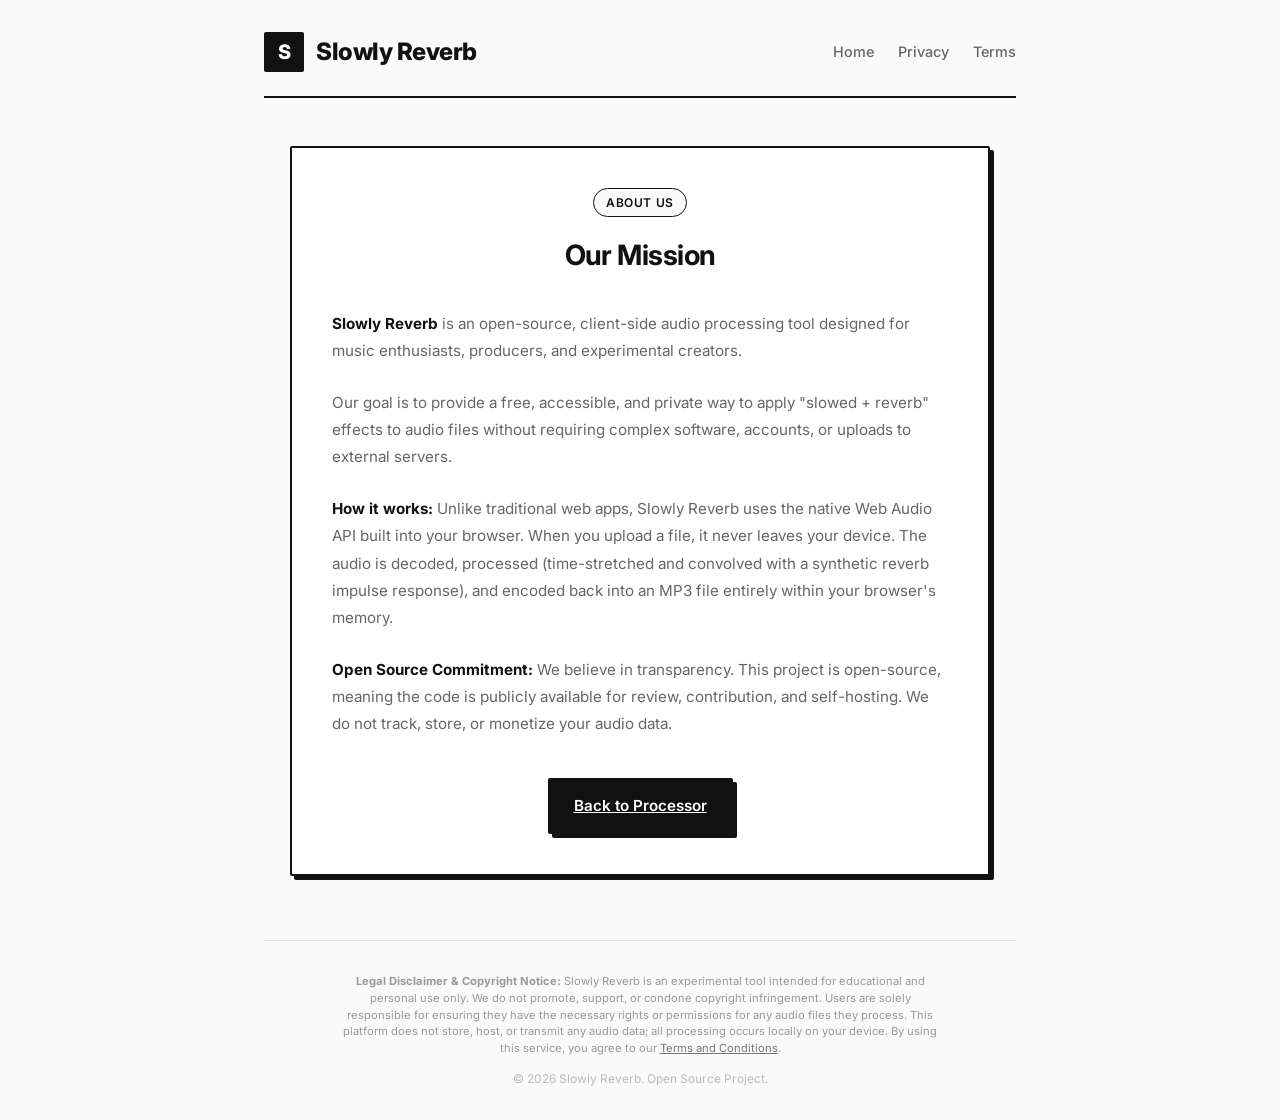
<file: about.html>
<!DOCTYPE html>
<html lang="en">
<head>
    <meta charset="UTF-8">
    <meta name="viewport" content="width=device-width, initial-scale=1.0">
    <title>About - Slowly Reverb</title>
    <link rel="stylesheet" href="style.css">
    <link href="https://fonts.googleapis.com/css2?family=Inter:wght@400;500;600;700;800&display=swap" rel="stylesheet">
</head>
<body>

    <div class="app-container">
        <header class="app-header">
            <div class="logo">
                <div class="logo-icon">S</div>
                <h1>Slowly Reverb</h1>
            </div>
            <nav class="nav-links">
                <a href="index.html">Home</a>
                <a href="privacy.html">Privacy</a>
                <a href="terms.html">Terms</a>
            </nav>
        </header>

        <main class="app-main">
            <section class="step-card active" style="max-width: 700px;">
                <div class="step-header">
                    <span class="step-badge">About Us</span>
                    <h2>Our Mission</h2>
                </div>
                
                <div style="text-align: left; color: var(--text-secondary); line-height: 1.8; font-size: 0.95rem;">
                    <p style="margin-bottom: 1.5rem;">
                        <strong style="color: var(--text-primary);">Slowly Reverb</strong> is an open-source, client-side audio processing tool designed for music enthusiasts, producers, and experimental creators. 
                    </p>
                    <p style="margin-bottom: 1.5rem;">
                        Our goal is to provide a free, accessible, and private way to apply "slowed + reverb" effects to audio files without requiring complex software, accounts, or uploads to external servers.
                    </p>
                    <p style="margin-bottom: 1.5rem;">
                        <strong style="color: var(--text-primary);">How it works:</strong> Unlike traditional web apps, Slowly Reverb uses the native Web Audio API built into your browser. When you upload a file, it never leaves your device. The audio is decoded, processed (time-stretched and convolved with a synthetic reverb impulse response), and encoded back into an MP3 file entirely within your browser's memory.
                    </p>
                    <p>
                        <strong style="color: var(--text-primary);">Open Source Commitment:</strong> We believe in transparency. This project is open-source, meaning the code is publicly available for review, contribution, and self-hosting. We do not track, store, or monetize your audio data.
                    </p>
                </div>

                <div class="step-actions" style="margin-top: 2.5rem;">
                    <a href="index.html" class="btn btn-primary">Back to Processor</a>
                </div>
            </section>
        </main>

        <footer class="app-footer">
            <p class="legal-text">
                <strong>Legal Disclaimer & Copyright Notice:</strong> Slowly Reverb is an experimental tool intended for educational and personal use only. We do not promote, support, or condone copyright infringement. Users are solely responsible for ensuring they have the necessary rights or permissions for any audio files they process. This platform does not store, host, or transmit any audio data; all processing occurs locally on your device. By using this service, you agree to our <a href="terms.html">Terms and Conditions</a>.
            </p>
            <p class="copyright-text">&copy; 2026 Slowly Reverb. Open Source Project.</p>
        </footer>
    </div>

</body>
</html>
</file>
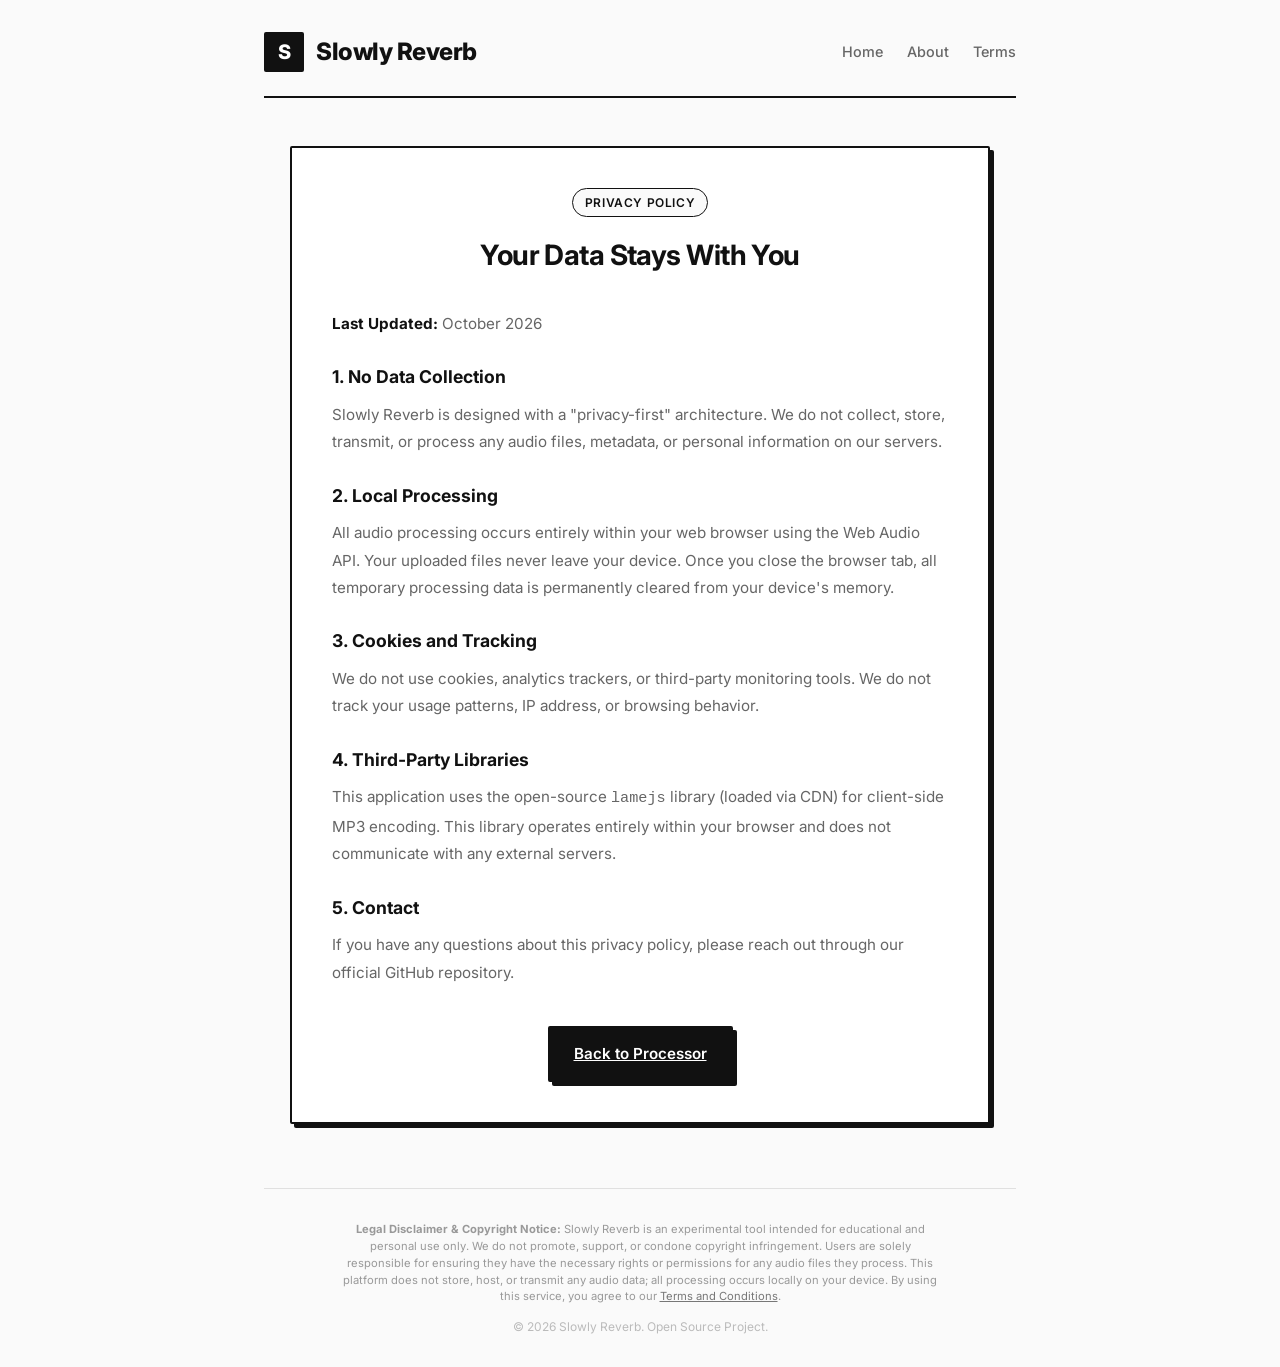
<file: privacy.html>
<!DOCTYPE html>
<html lang="en">
<head>
    <meta charset="UTF-8">
    <meta name="viewport" content="width=device-width, initial-scale=1.0">
    <title>Privacy Policy - Slowly Reverb</title>
    <link rel="stylesheet" href="style.css">
    <link href="https://fonts.googleapis.com/css2?family=Inter:wght@400;500;600;700;800&display=swap" rel="stylesheet">
</head>
<body>

    <div class="app-container">
        <header class="app-header">
            <div class="logo">
                <div class="logo-icon">S</div>
                <h1>Slowly Reverb</h1>
            </div>
            <nav class="nav-links">
                <a href="index.html">Home</a>
                <a href="about.html">About</a>
                <a href="terms.html">Terms</a>
            </nav>
        </header>

        <main class="app-main">
            <section class="step-card active" style="max-width: 700px;">
                <div class="step-header">
                    <span class="step-badge">Privacy Policy</span>
                    <h2>Your Data Stays With You</h2>
                </div>
                
                <div style="text-align: left; color: var(--text-secondary); line-height: 1.8; font-size: 0.95rem;">
                    <p style="margin-bottom: 1.5rem;">
                        <strong style="color: var(--text-primary);">Last Updated:</strong> October 2026
                    </p>
                    
                    <h3 style="color: var(--text-primary); font-size: 1.1rem; margin: 1.5rem 0 0.5rem 0;">1. No Data Collection</h3>
                    <p style="margin-bottom: 1rem;">
                        Slowly Reverb is designed with a "privacy-first" architecture. We do not collect, store, transmit, or process any audio files, metadata, or personal information on our servers. 
                    </p>

                    <h3 style="color: var(--text-primary); font-size: 1.1rem; margin: 1.5rem 0 0.5rem 0;">2. Local Processing</h3>
                    <p style="margin-bottom: 1rem;">
                        All audio processing occurs entirely within your web browser using the Web Audio API. Your uploaded files never leave your device. Once you close the browser tab, all temporary processing data is permanently cleared from your device's memory.
                    </p>

                    <h3 style="color: var(--text-primary); font-size: 1.1rem; margin: 1.5rem 0 0.5rem 0;">3. Cookies and Tracking</h3>
                    <p style="margin-bottom: 1rem;">
                        We do not use cookies, analytics trackers, or third-party monitoring tools. We do not track your usage patterns, IP address, or browsing behavior.
                    </p>

                    <h3 style="color: var(--text-primary); font-size: 1.1rem; margin: 1.5rem 0 0.5rem 0;">4. Third-Party Libraries</h3>
                    <p style="margin-bottom: 1rem;">
                        This application uses the open-source <code>lamejs</code> library (loaded via CDN) for client-side MP3 encoding. This library operates entirely within your browser and does not communicate with any external servers.
                    </p>

                    <h3 style="color: var(--text-primary); font-size: 1.1rem; margin: 1.5rem 0 0.5rem 0;">5. Contact</h3>
                    <p>
                        If you have any questions about this privacy policy, please reach out through our official GitHub repository.
                    </p>
                </div>

                <div class="step-actions" style="margin-top: 2.5rem;">
                    <a href="index.html" class="btn btn-primary">Back to Processor</a>
                </div>
            </section>
        </main>

        <footer class="app-footer">
            <p class="legal-text">
                <strong>Legal Disclaimer & Copyright Notice:</strong> Slowly Reverb is an experimental tool intended for educational and personal use only. We do not promote, support, or condone copyright infringement. Users are solely responsible for ensuring they have the necessary rights or permissions for any audio files they process. This platform does not store, host, or transmit any audio data; all processing occurs locally on your device. By using this service, you agree to our <a href="terms.html">Terms and Conditions</a>.
            </p>
            <p class="copyright-text">&copy; 2026 Slowly Reverb. Open Source Project.</p>
        </footer>
    </div>

</body>
</html>
</file>
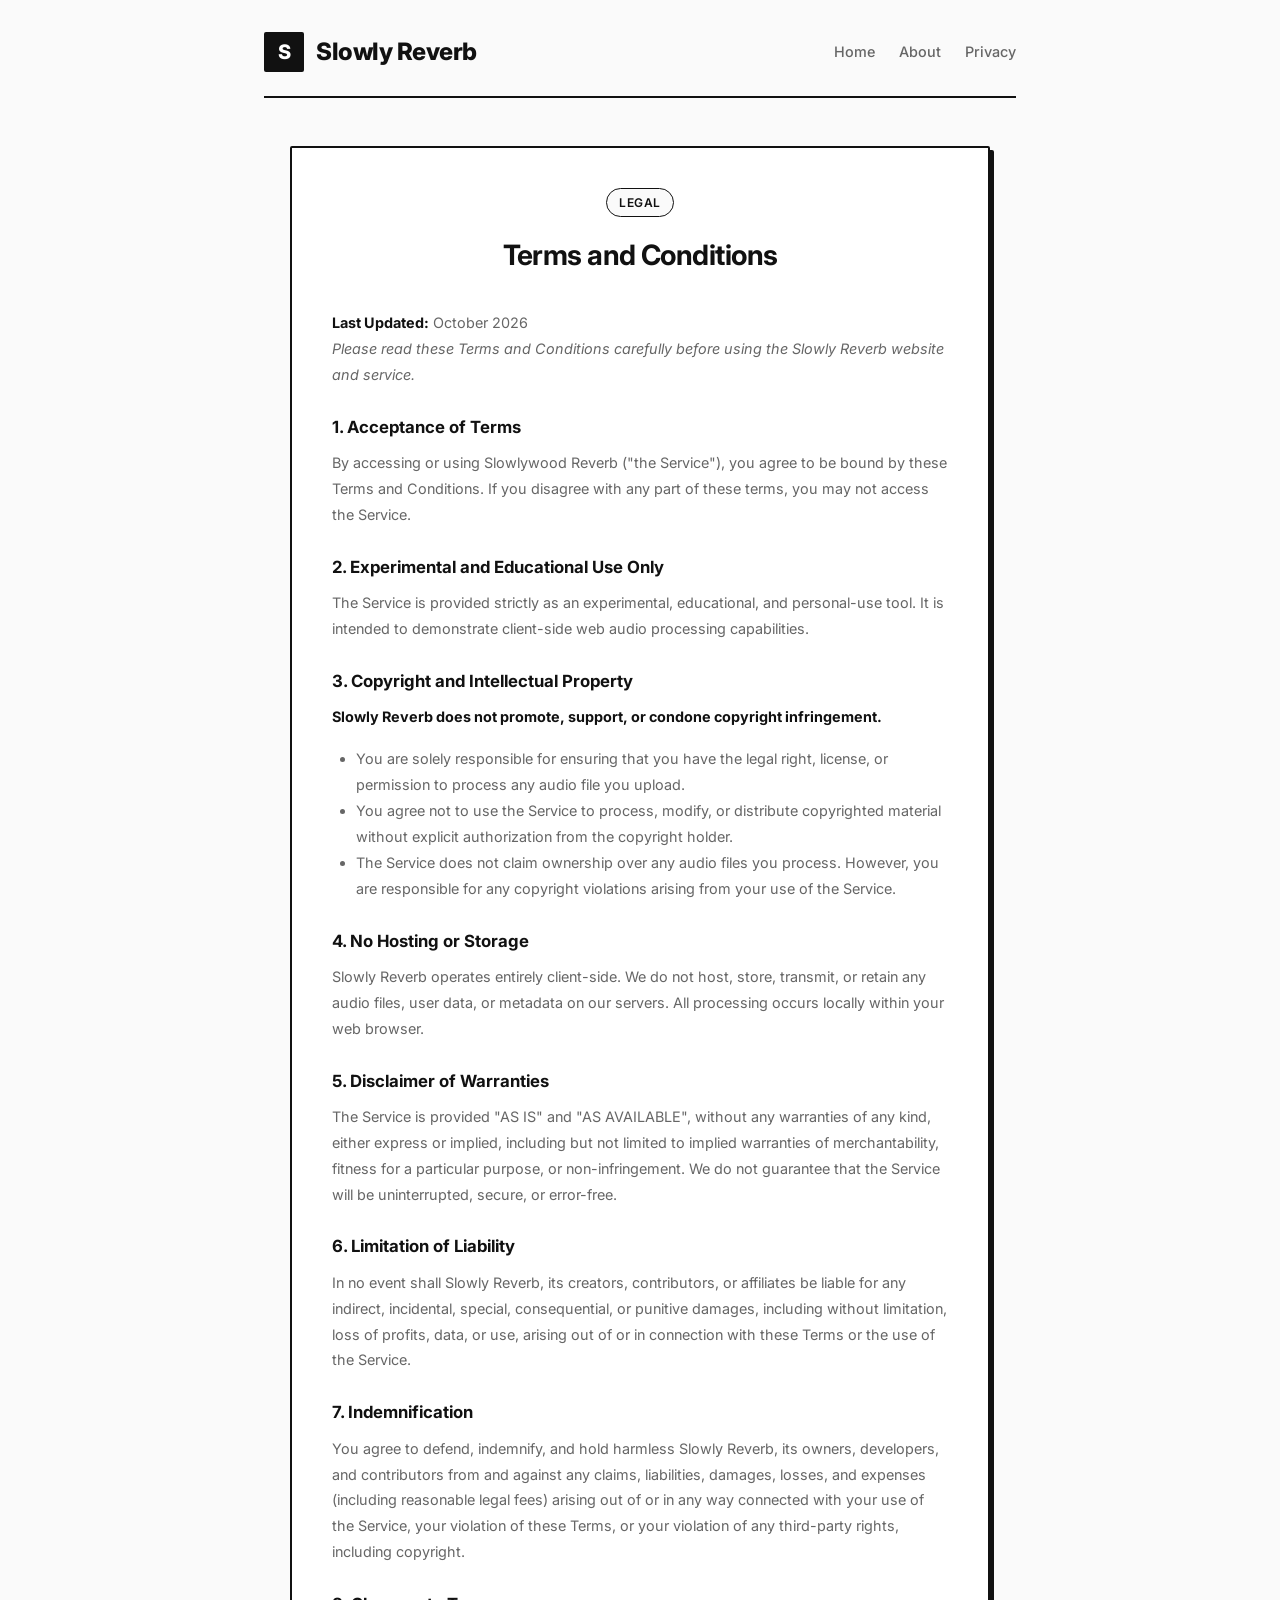
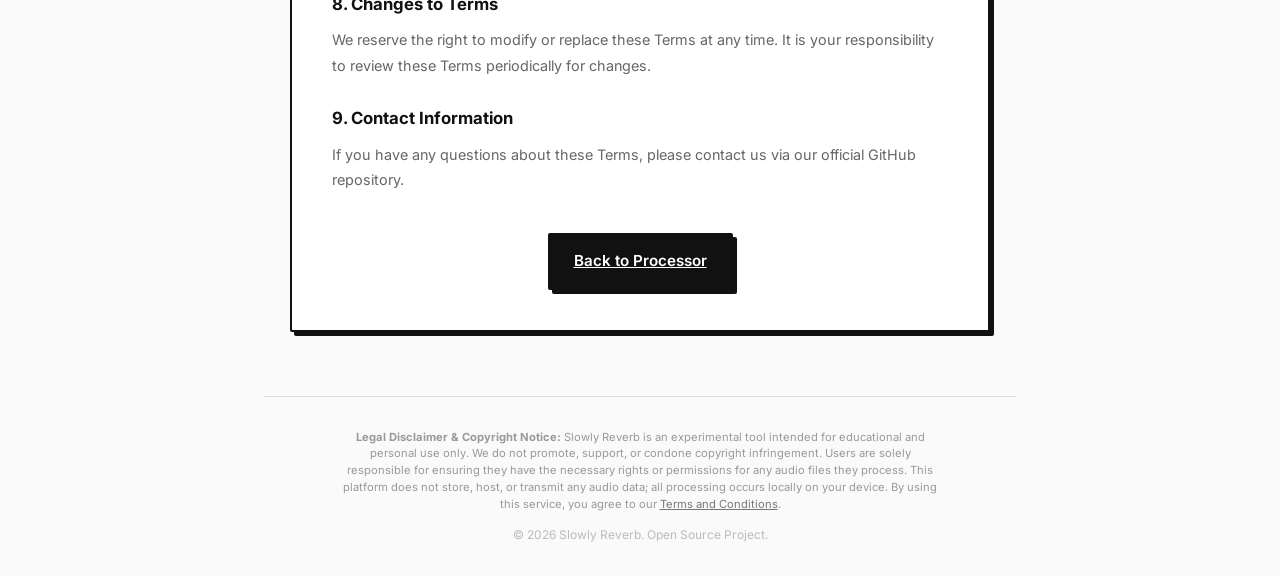
<file: terms.html>
<!DOCTYPE html>
<html lang="en">
<head>
    <meta charset="UTF-8">
    <meta name="viewport" content="width=device-width, initial-scale=1.0">
    <title>Terms and Conditions - Slowly Reverb</title>
    <link rel="stylesheet" href="style.css">
    <link href="https://fonts.googleapis.com/css2?family=Inter:wght@400;500;600;700;800&display=swap" rel="stylesheet">
</head>
<body>

    <div class="app-container">
        <header class="app-header">
            <div class="logo">
                <div class="logo-icon">S</div>
                <h1>Slowly Reverb</h1>
            </div>
            <nav class="nav-links">
                <a href="index.html">Home</a>
                <a href="about.html">About</a>
                <a href="privacy.html">Privacy</a>
            </nav>
        </header>

        <main class="app-main">
            <section class="step-card active" style="max-width: 700px;">
                <div class="step-header">
                    <span class="step-badge">Legal</span>
                    <h2>Terms and Conditions</h2>
                </div>
                
                <div style="text-align: left; color: var(--text-secondary); line-height: 1.8; font-size: 0.9rem;">
                    <p style="margin-bottom: 1.5rem;">
                        <strong style="color: var(--text-primary);">Last Updated:</strong> October 2026<br>
                        <em>Please read these Terms and Conditions carefully before using the Slowly Reverb website and service.</em>
                    </p>
                    
                    <h3 style="color: var(--text-primary); font-size: 1.05rem; margin: 1.5rem 0 0.5rem 0;">1. Acceptance of Terms</h3>
                    <p style="margin-bottom: 1rem;">
                        By accessing or using Slowlywood Reverb ("the Service"), you agree to be bound by these Terms and Conditions. If you disagree with any part of these terms, you may not access the Service.
                    </p>

                    <h3 style="color: var(--text-primary); font-size: 1.05rem; margin: 1.5rem 0 0.5rem 0;">2. Experimental and Educational Use Only</h3>
                    <p style="margin-bottom: 1rem;">
                        The Service is provided strictly as an experimental, educational, and personal-use tool. It is intended to demonstrate client-side web audio processing capabilities. 
                    </p>

                    <h3 style="color: var(--text-primary); font-size: 1.05rem; margin: 1.5rem 0 0.5rem 0;">3. Copyright and Intellectual Property</h3>
                    <p style="margin-bottom: 1rem;">
                        <strong style="color: var(--text-primary);">Slowly Reverb does not promote, support, or condone copyright infringement.</strong> 
                    </p>
                    <ul style="margin-left: 1.5rem; margin-bottom: 1rem;">
                        <li>You are solely responsible for ensuring that you have the legal right, license, or permission to process any audio file you upload.</li>
                        <li>You agree not to use the Service to process, modify, or distribute copyrighted material without explicit authorization from the copyright holder.</li>
                        <li>The Service does not claim ownership over any audio files you process. However, you are responsible for any copyright violations arising from your use of the Service.</li>
                    </ul>

                    <h3 style="color: var(--text-primary); font-size: 1.05rem; margin: 1.5rem 0 0.5rem 0;">4. No Hosting or Storage</h3>
                    <p style="margin-bottom: 1rem;">
                        Slowly Reverb operates entirely client-side. We do not host, store, transmit, or retain any audio files, user data, or metadata on our servers. All processing occurs locally within your web browser.
                    </p>

                    <h3 style="color: var(--text-primary); font-size: 1.05rem; margin: 1.5rem 0 0.5rem 0;">5. Disclaimer of Warranties</h3>
                    <p style="margin-bottom: 1rem;">
                        The Service is provided "AS IS" and "AS AVAILABLE", without any warranties of any kind, either express or implied, including but not limited to implied warranties of merchantability, fitness for a particular purpose, or non-infringement. We do not guarantee that the Service will be uninterrupted, secure, or error-free.
                    </p>

                    <h3 style="color: var(--text-primary); font-size: 1.05rem; margin: 1.5rem 0 0.5rem 0;">6. Limitation of Liability</h3>
                    <p style="margin-bottom: 1rem;">
                        In no event shall Slowly Reverb, its creators, contributors, or affiliates be liable for any indirect, incidental, special, consequential, or punitive damages, including without limitation, loss of profits, data, or use, arising out of or in connection with these Terms or the use of the Service.
                    </p>

                    <h3 style="color: var(--text-primary); font-size: 1.05rem; margin: 1.5rem 0 0.5rem 0;">7. Indemnification</h3>
                    <p style="margin-bottom: 1rem;">
                        You agree to defend, indemnify, and hold harmless Slowly Reverb, its owners, developers, and contributors from and against any claims, liabilities, damages, losses, and expenses (including reasonable legal fees) arising out of or in any way connected with your use of the Service, your violation of these Terms, or your violation of any third-party rights, including copyright.
                    </p>

                    <h3 style="color: var(--text-primary); font-size: 1.05rem; margin: 1.5rem 0 0.5rem 0;">8. Changes to Terms</h3>
                    <p style="margin-bottom: 1rem;">
                        We reserve the right to modify or replace these Terms at any time. It is your responsibility to review these Terms periodically for changes.
                    </p>

                    <h3 style="color: var(--text-primary); font-size: 1.05rem; margin: 1.5rem 0 0.5rem 0;">9. Contact Information</h3>
                    <p>
                        If you have any questions about these Terms, please contact us via our official GitHub repository.
                    </p>
                </div>

                <div class="step-actions" style="margin-top: 2.5rem;">
                    <a href="index.html" class="btn btn-primary">Back to Processor</a>
                </div>
            </section>
        </main>

        <footer class="app-footer">
            <p class="legal-text">
                <strong>Legal Disclaimer & Copyright Notice:</strong> Slowly Reverb is an experimental tool intended for educational and personal use only. We do not promote, support, or condone copyright infringement. Users are solely responsible for ensuring they have the necessary rights or permissions for any audio files they process. This platform does not store, host, or transmit any audio data; all processing occurs locally on your device. By using this service, you agree to our <a href="terms.html">Terms and Conditions</a>.
            </p>
            <p class="copyright-text">&copy; 2026 Slowly Reverb. Open Source Project.</p>
        </footer>
    </div>

</body>
</html>
</file>
<file: style.css>
/* Sharp Material UI & UX - Black & White Theme */
:root {
    --bg-color: #FAFAFA;
    --surface-color: #FFFFFF;
    --text-primary: #111111;
    --text-secondary: #666666;
    --border-color: #111111;
    --accent-color: #111111;
    --accent-text: #FFFFFF;
    --shadow-color: rgba(0, 0, 0, 0.15);
    --sharp-shadow: 4px 4px 0px #111111;
    --sharp-shadow-hover: 6px 6px 0px #111111;
    --radius: 2px;
}

* {
    margin: 0;
    padding: 0;
    box-sizing: border-box;
}

body {
    font-family: 'Inter', -apple-system, BlinkMacSystemFont, 'Segoe UI', Roboto, sans-serif;
    background-color: var(--bg-color);
    color: var(--text-primary);
    line-height: 1.6;
    min-height: 100vh;
    display: flex;
    flex-direction: column;
}

.app-container {
    max-width: 800px;
    margin: 0 auto;
    padding: 2rem 1.5rem;
    display: flex;
    flex-direction: column;
    min-height: 100vh;
    width: 100%;
}

/* Header */
.app-header {
    display: flex;
    justify-content: space-between;
    align-items: center;
    margin-bottom: 3rem;
    padding-bottom: 1.5rem;
    border-bottom: 2px solid var(--border-color);
}

.logo {
    display: flex;
    align-items: center;
    gap: 0.75rem;
}

.logo-icon {
    width: 40px;
    height: 40px;
    background-color: var(--accent-color);
    color: var(--accent-text);
    display: flex;
    align-items: center;
    justify-content: center;
    font-weight: 800;
    font-size: 1.25rem;
    border-radius: var(--radius);
}

.logo h1 {
    font-size: 1.5rem;
    font-weight: 800;
    letter-spacing: -0.02em;
}

.nav-links {
    display: flex;
    gap: 1.5rem;
}

.nav-links a {
    color: var(--text-secondary);
    text-decoration: none;
    font-weight: 500;
    font-size: 0.9rem;
    transition: color 0.2s ease;
}

.nav-links a:hover {
    color: var(--text-primary);
}

/* Main Content */
.app-main {
    flex: 1;
    display: flex;
    flex-direction: column;
    align-items: center;
}

.step-card {
    background-color: var(--surface-color);
    border: 2px solid var(--border-color);
    border-radius: var(--radius);
    box-shadow: var(--sharp-shadow);
    padding: 2.5rem;
    width: 100%;
    max-width: 600px;
    display: none;
    animation: slideIn 0.3s ease-out;
}

.step-card.active {
    display: block;
}

@keyframes slideIn {
    from {
        opacity: 0;
        transform: translateY(10px);
    }
    to {
        opacity: 1;
        transform: translateY(0);
    }
}

.step-header {
    text-align: center;
    margin-bottom: 2rem;
}

.step-badge {
    display: inline-block;
    background-color: var(--bg-color);
    border: 1px solid var(--border-color);
    padding: 0.25rem 0.75rem;
    border-radius: 999px;
    font-size: 0.75rem;
    font-weight: 600;
    text-transform: uppercase;
    letter-spacing: 0.05em;
    margin-bottom: 1rem;
}

.step-header h2 {
    font-size: 1.75rem;
    font-weight: 700;
    margin-bottom: 0.5rem;
    letter-spacing: -0.02em;
}

.step-header p {
    color: var(--text-secondary);
    font-size: 0.95rem;
}

/* Step 1: Upload */
.drop-zone {
    border: 2px dashed var(--border-color);
    border-radius: var(--radius);
    padding: 3rem 2rem;
    text-align: center;
    cursor: pointer;
    transition: all 0.2s ease;
    background-color: var(--bg-color);
}

.drop-zone:hover, .drop-zone.dragover {
    background-color: #EEEEEE;
    border-color: #000000;
    box-shadow: inset 0 0 0 2px #000000;
}

.drop-icon {
    color: var(--text-primary);
    margin-bottom: 1rem;
}

.drop-text {
    font-weight: 600;
    font-size: 1.1rem;
    margin-bottom: 0.25rem;
}

.drop-subtext {
    color: var(--text-secondary);
    font-size: 0.85rem;
}

/* Step 2: Preferences */
.track-info {
    display: flex;
    align-items: center;
    gap: 1rem;
    background-color: var(--bg-color);
    border: 1px solid var(--border-color);
    border-radius: var(--radius);
    padding: 1rem;
    margin-bottom: 2rem;
}

.track-icon {
    color: var(--text-primary);
}

.track-details {
    display: flex;
    flex-direction: column;
}

.track-name {
    font-weight: 600;
    font-size: 0.95rem;
    white-space: nowrap;
    overflow: hidden;
    text-overflow: ellipsis;
    max-width: 300px;
}

.track-size {
    color: var(--text-secondary);
    font-size: 0.8rem;
}

.controls-grid {
    display: flex;
    flex-direction: column;
    gap: 1.5rem;
    margin-bottom: 2rem;
}

.control-item {
    display: flex;
    flex-direction: column;
    gap: 0.75rem;
}

.control-label {
    display: flex;
    justify-content: space-between;
    font-weight: 600;
    font-size: 0.9rem;
}

.control-value {
    color: var(--text-secondary);
    font-weight: 500;
}

input[type="range"] {
    -webkit-appearance: none;
    appearance: none;
    width: 100%;
    height: 6px;
    background: #E0E0E0;
    border-radius: 3px;
    outline: none;
}

input[type="range"]::-webkit-slider-thumb {
    -webkit-appearance: none;
    appearance: none;
    width: 20px;
    height: 20px;
    background: var(--accent-color);
    border: 2px solid #FFFFFF;
    border-radius: 50%;
    cursor: pointer;
    box-shadow: 0 2px 4px rgba(0,0,0,0.2);
    transition: transform 0.1s ease;
}

input[type="range"]::-webkit-slider-thumb:hover {
    transform: scale(1.1);
}

input[type="range"]::-moz-range-thumb {
    width: 20px;
    height: 20px;
    background: var(--accent-color);
    border: 2px solid #FFFFFF;
    border-radius: 50%;
    cursor: pointer;
    box-shadow: 0 2px 4px rgba(0,0,0,0.2);
}

/* Step 3: Processing Animation */
.processing-visual {
    display: flex;
    flex-direction: column;
    align-items: center;
    gap: 2rem;
    padding: 2rem 0;
}

.waveform-container {
    display: flex;
    align-items: center;
    justify-content: center;
    gap: 6px;
    height: 60px;
}

.wave-bar {
    width: 8px;
    background-color: var(--accent-color);
    border-radius: 4px;
    animation: wave 1.2s ease-in-out infinite;
}

.wave-bar:nth-child(1) { height: 20%; animation-delay: 0s; }
.wave-bar:nth-child(2) { height: 40%; animation-delay: 0.1s; }
.wave-bar:nth-child(3) { height: 60%; animation-delay: 0.2s; }
.wave-bar:nth-child(4) { height: 80%; animation-delay: 0.3s; }
.wave-bar:nth-child(5) { height: 100%; animation-delay: 0.4s; }
.wave-bar:nth-child(6) { height: 60%; animation-delay: 0.5s; }
.wave-bar:nth-child(7) { height: 40%; animation-delay: 0.6s; }

@keyframes wave {
    0%, 100% { transform: scaleY(0.5); opacity: 0.5; }
    50% { transform: scaleY(1); opacity: 1; }
}

.processing-status {
    font-weight: 600;
    color: var(--text-secondary);
    font-size: 0.95rem;
    letter-spacing: 0.02em;
}

/* Step 4: Download */
.success-visual {
    text-align: center;
    margin-bottom: 2rem;
    padding: 1rem 0;
}

.success-icon {
    color: var(--accent-color);
    margin-bottom: 1rem;
    animation: popIn 0.4s cubic-bezier(0.175, 0.885, 0.32, 1.275);
}

@keyframes popIn {
    from { transform: scale(0); opacity: 0; }
    to { transform: scale(1); opacity: 1; }
}

.success-visual h3 {
    font-size: 1.25rem;
    font-weight: 700;
}

/* Buttons */
.step-actions {
    display: flex;
    gap: 1rem;
    justify-content: center;
    margin-top: 1rem;
}

.btn {
    padding: 0.875rem 1.5rem;
    border: 2px solid var(--border-color);
    border-radius: var(--radius);
    font-family: inherit;
    font-weight: 600;
    font-size: 0.95rem;
    cursor: pointer;
    transition: all 0.2s ease;
    display: inline-flex;
    align-items: center;
    justify-content: center;
    gap: 0.5rem;
}

.btn-primary {
    background-color: var(--accent-color);
    color: var(--accent-text);
    box-shadow: var(--sharp-shadow);
}

.btn-primary:hover {
    box-shadow: var(--sharp-shadow-hover);
    transform: translate(-2px, -2px);
}

.btn-primary:active {
    box-shadow: 2px 2px 0px #111111;
    transform: translate(2px, 2px);
}

.btn-secondary {
    background-color: transparent;
    color: var(--text-primary);
}

.btn-secondary:hover {
    background-color: var(--bg-color);
}

.btn-large {
    padding: 1rem 2rem;
    font-size: 1.05rem;
}

/* Footer - Subtle Legal */
.app-footer {
    margin-top: 4rem;
    padding-top: 2rem;
    border-top: 1px solid #E0E0E0;
    text-align: center;
}

.legal-text {
    font-size: 0.7rem;
    color: #999999;
    line-height: 1.5;
    max-width: 600px;
    margin: 0 auto 0.75rem auto;
}

.legal-text a {
    color: #777777;
    text-decoration: underline;
}

.legal-text a:hover {
    color: #333333;
}

.copyright-text {
    font-size: 0.75rem;
    color: #BBBBBB;
}

/* Responsive */
@media (max-width: 600px) {
    .app-container {
        padding: 1rem;
    }
    
    .app-header {
        flex-direction: column;
        gap: 1rem;
        text-align: center;
    }
    
    .step-card {
        padding: 1.5rem;
    }
    
    .step-actions {
        flex-direction: column;
    }
    
    .btn {
        width: 100%;
    }
}
</file>
